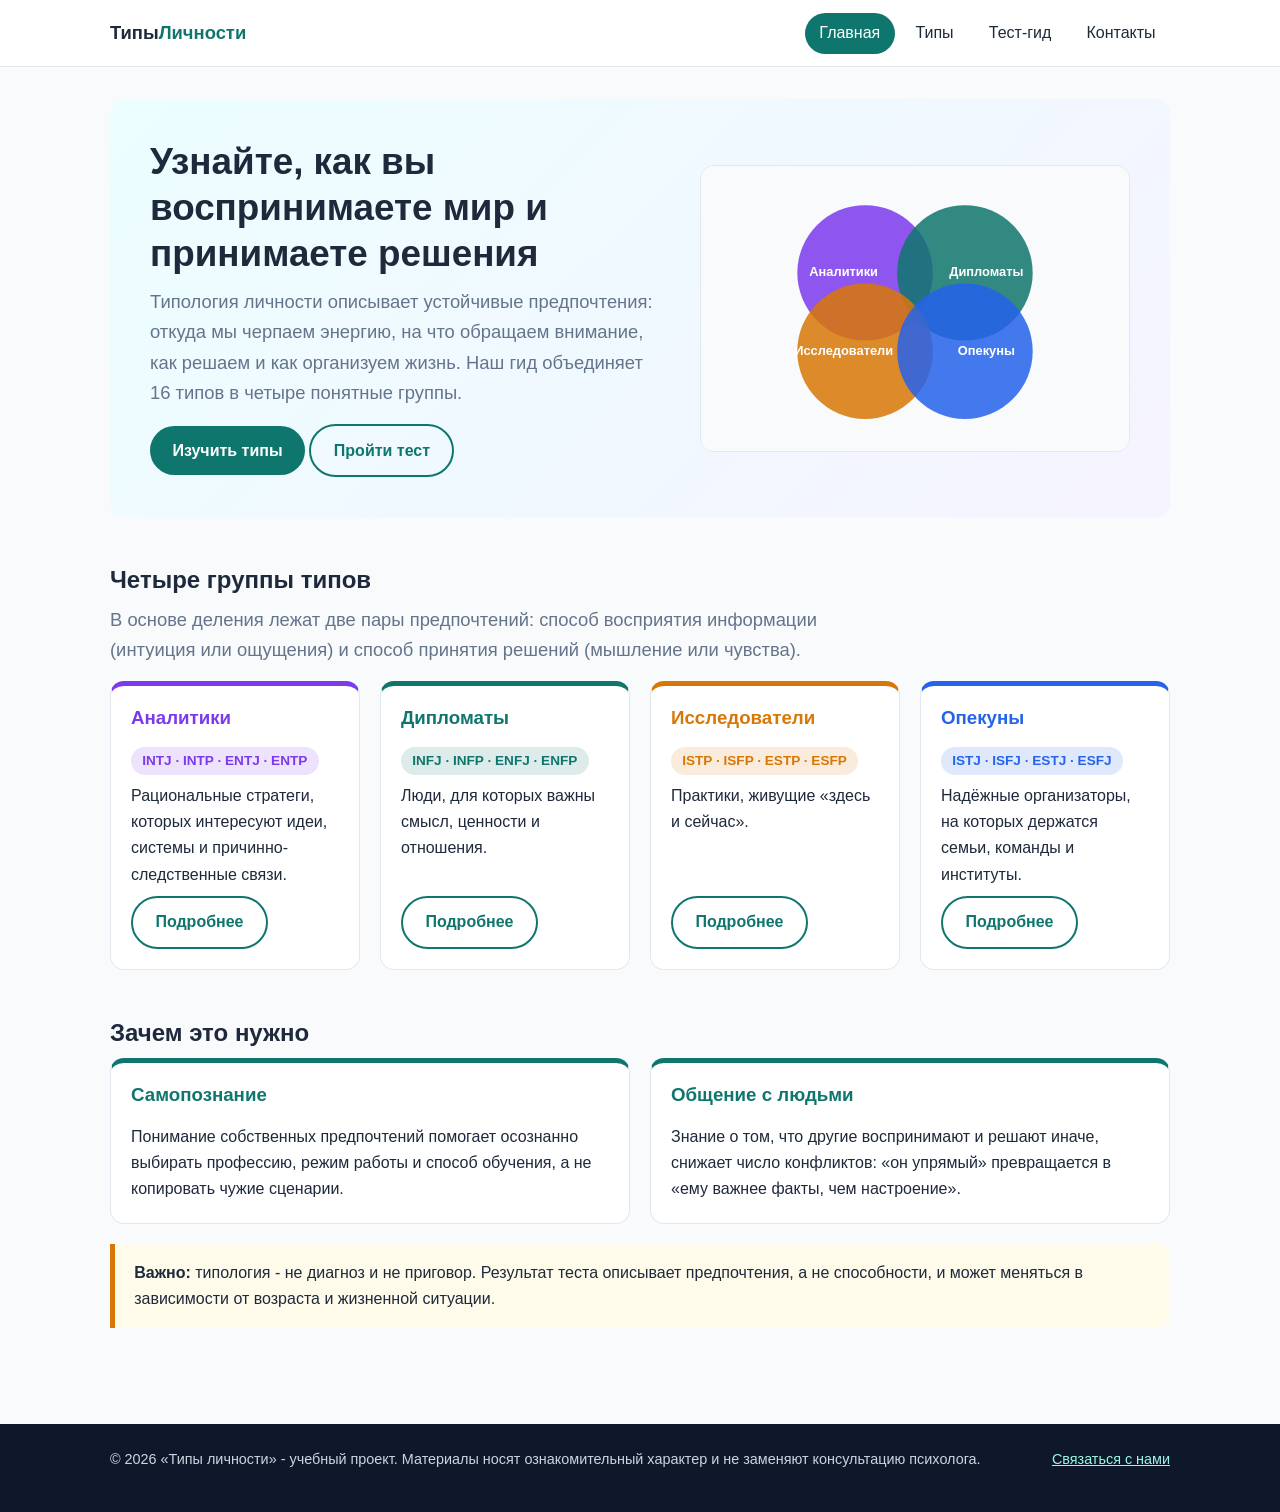
<file: index.html>
<!DOCTYPE html>
<html lang="ru">

<head>
  <meta charset="UTF-8">
  <meta name="viewport" content="width=device-width, initial-scale=1">
  <meta name="description"
    content="Учебный гид по четырём группам типов личности: Аналитики, Дипломаты, Исследователи, Опекуны.">
  <title>Главная - Типы личности</title>
  <link rel="stylesheet" href="style.css">
</head>

<body>
  <header class="site-header">
    <div class="header-inner">
      <a class="logo" href="index.html">Типы<span>Личности</span></a>
      <nav class="main-nav" aria-label="Основная навигация">
        <ul>
          <li><a href="index.html" class="active" aria-current="page">Главная</a></li>
          <li><a href="types.html">Типы</a></li>
          <li><a href="guide.html">Тест-гид</a></li>
          <li><a href="contacts.html">Контакты</a></li>
        </ul>
      </nav>
    </div>
  </header>
  <main>
    <section class="hero" aria-labelledby="h-hero">
      <div class="hero-text">
        <h1 id="h-hero">Узнайте, как вы воспринимаете мир и принимаете решения</h1>
        <p class="lead">Типология личности описывает устойчивые предпочтения: откуда мы черпаем энергию, на что обращаем
          внимание, как решаем и как организуем жизнь. Наш гид объединяет 16 типов в четыре понятные группы.</p>
        <a class="btn" href="types.html">Изучить типы</a>
        <a class="btn outline" href="guide.html#test">Пройти тест</a>
      </div>
      <img class="illustration" src="img/hero.svg" width="600" height="400"
        alt="Четыре цветных круга - четыре группы типов личности">
    </section>

    <section aria-labelledby="h-groups">
      <h2 id="h-groups">Четыре группы типов</h2>
      <p class="lead">В основе деления лежат две пары предпочтений: способ восприятия информации (интуиция или ощущения)
        и способ принятия решений (мышление или чувства).</p>
      <div class="grid-4">
        <article class="card analyst">
          <h3>Аналитики</h3>
          <p class="tag-list"><span class="tag">INTJ · INTP · ENTJ · ENTP</span></p>
          <p>Рациональные стратеги, которых интересуют идеи, системы и причинно-следственные связи.</p>
          <a class="btn outline" href="types.html#analyst">Подробнее</a>
        </article>
        <article class="card diplomat">
          <h3>Дипломаты</h3>
          <p class="tag-list"><span class="tag">INFJ · INFP · ENFJ · ENFP</span></p>
          <p>Люди, для которых важны смысл, ценности и отношения.</p>
          <a class="btn outline" href="types.html#diplomat">Подробнее</a>
        </article>
        <article class="card explorer">
          <h3>Исследователи</h3>
          <p class="tag-list"><span class="tag">ISTP · ISFP · ESTP · ESFP</span></p>
          <p>Практики, живущие «здесь и сейчас».</p>
          <a class="btn outline" href="types.html#explorer">Подробнее</a>
        </article>
        <article class="card guardian">
          <h3>Опекуны</h3>
          <p class="tag-list"><span class="tag">ISTJ · ISFJ · ESTJ · ESFJ</span></p>
          <p>Надёжные организаторы, на которых держатся семьи, команды и институты.</p>
          <a class="btn outline" href="types.html#guardian">Подробнее</a>
        </article>
      </div>
    </section>

    <section aria-labelledby="h-why">
      <h2 id="h-why">Зачем это нужно</h2>
      <div class="grid-2">
        <article class="card">
          <h3>Самопознание</h3>
          <p>Понимание собственных предпочтений помогает осознанно выбирать профессию, режим работы и способ обучения, а
            не копировать чужие сценарии.</p>
        </article>
        <article class="card">
          <h3>Общение с людьми</h3>
          <p>Знание о том, что другие воспринимают и решают иначе, снижает число конфликтов: «он упрямый» превращается в
            «ему важнее факты, чем настроение».</p>
        </article>
      </div>
      <p class="note" style="margin-top:1.25rem"><strong>Важно:</strong> типология - не диагноз и не приговор. Результат
        теста описывает предпочтения, а не способности, и может меняться в зависимости от возраста и жизненной ситуации.
      </p>
    </section>
  </main>
  <footer class="site-footer">
    <div class="footer-inner">
      <p>© 2026 «Типы личности» - учебный проект. Материалы носят ознакомительный характер и не заменяют консультацию
        психолога.</p>
      <p><a href="contacts.html">Связаться с нами</a></p>
    </div>
  </footer>

</body>

</html>
</file>
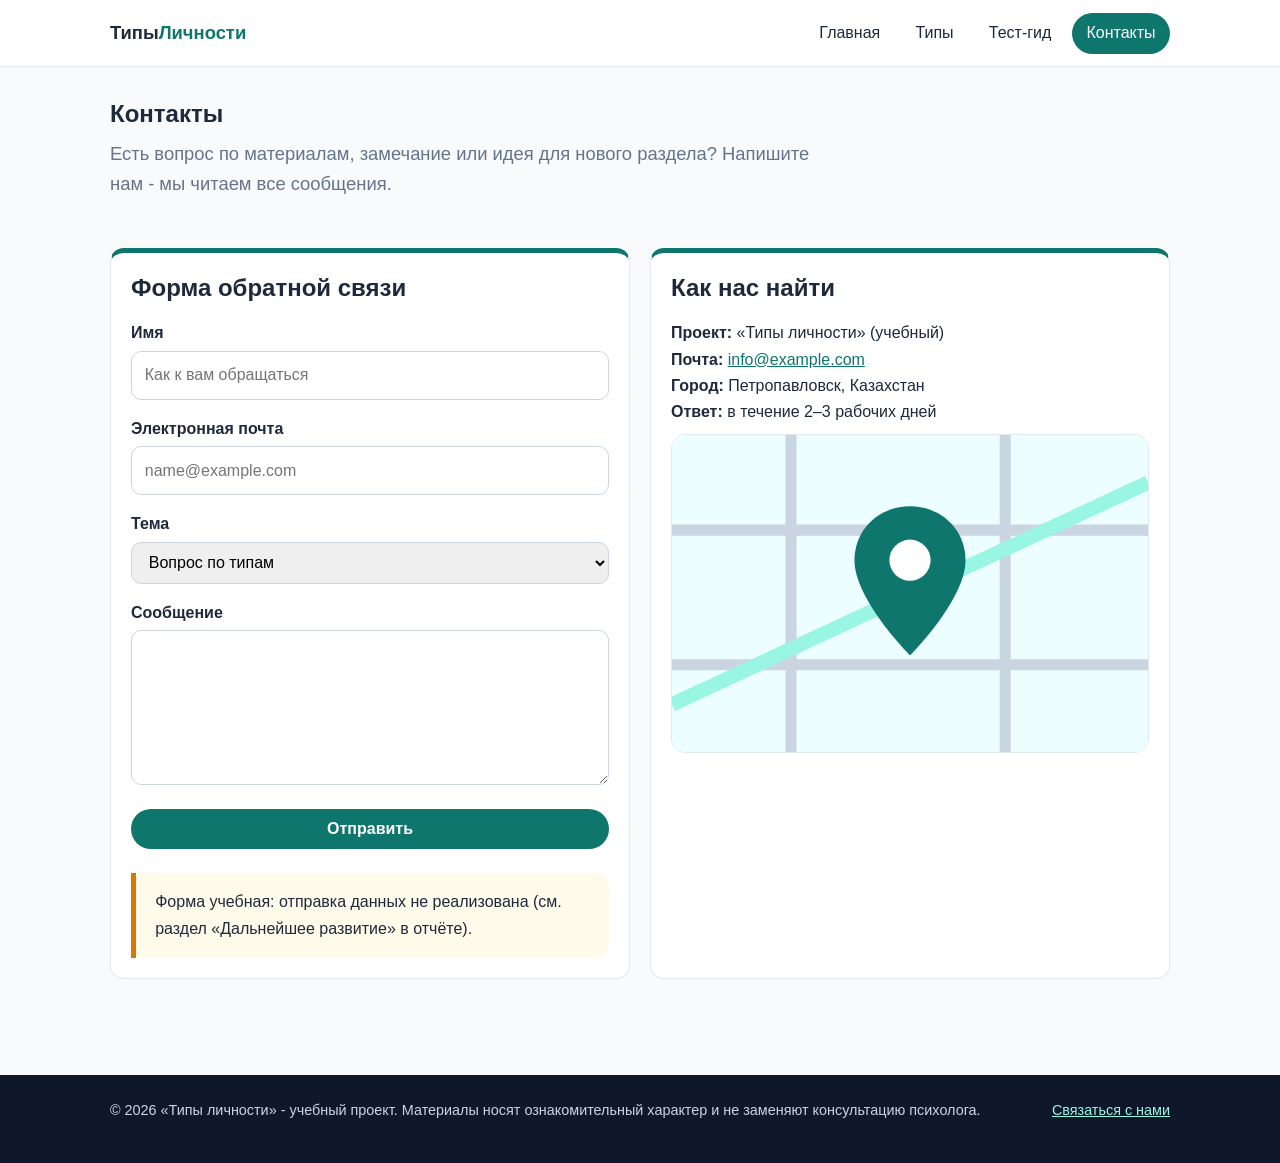
<file: contacts.html>
<!DOCTYPE html>
<html lang="ru">

<head>
  <meta charset="UTF-8">
  <meta name="viewport" content="width=device-width, initial-scale=1">
  <meta name="description"
    content="Учебный гид по четырём группам типов личности: Аналитики, Дипломаты, Исследователи, Опекуны.">
  <title>Контакты - Типы личности</title>
  <link rel="stylesheet" href="style.css">
</head>

<body>
  <header class="site-header">
    <div class="header-inner">
      <a class="logo" href="index.html">Типы<span>Личности</span></a>
      <nav class="main-nav" aria-label="Основная навигация">
        <ul>
          <li><a href="index.html">Главная</a></li>
          <li><a href="types.html">Типы</a></li>
          <li><a href="guide.html">Тест-гид</a></li>
          <li><a href="contacts.html" class="active" aria-current="page">Контакты</a></li>
        </ul>
      </nav>
    </div>
  </header>
  <main>
    <section aria-labelledby="h-contacts">
      <h1 id="h-contacts">Контакты</h1>
      <p class="lead">Есть вопрос по материалам, замечание или идея для нового раздела? Напишите нам - мы читаем все
        сообщения.</p>
    </section>
    <section class="grid-2" aria-label="Связь с нами">
      <article class="card">
        <h2>Форма обратной связи</h2>
        <form action="#" method="post" onsubmit="return false">
          <div><label for="name">Имя</label><input id="name" name="name" type="text" placeholder="Как к вам обращаться"
              required></div>
          <div><label for="email">Электронная почта</label><input id="email" name="email" type="email"
              placeholder="name@example.com" required></div>
          <div><label for="topic">Тема</label>
            <select id="topic" name="topic">
              <option>Вопрос по типам</option>
              <option>Ошибка на сайте</option>
              <option>Предложение</option>
            </select>
          </div>
          <div><label for="msg">Сообщение</label><textarea id="msg" name="msg" rows="5" required></textarea></div>
          <button class="btn" type="submit">Отправить</button>
        </form>
        <p class="note" style="margin-top:1rem">Форма учебная: отправка данных не реализована (см. раздел «Дальнейшее
          развитие» в отчёте).</p>
      </article>
      <article class="card">
        <h2>Как нас найти</h2>
        <address style="font-style:normal">
          <p><strong>Проект:</strong> «Типы личности» (учебный)</p>
          <p><strong>Почта:</strong> <a href="mailto:info@example.com">info@example.com</a></p>
          <p><strong>Город:</strong> Петропавловск, Казахстан</p>
          <p><strong>Ответ:</strong> в течение 2–3 рабочих дней</p>
        </address>
        <img class="illustration" src="img/contact.svg" width="600" height="400" alt="Схематичная карта с меткой"
          loading="lazy">
      </article>
    </section>
  </main>
  <footer class="site-footer">
    <div class="footer-inner">
      <p>© 2026 «Типы личности» - учебный проект. Материалы носят ознакомительный характер и не заменяют консультацию
        психолога.</p>
      <p><a href="contacts.html">Связаться с нами</a></p>
    </div>
  </footer>

</body>

</html>
</file>
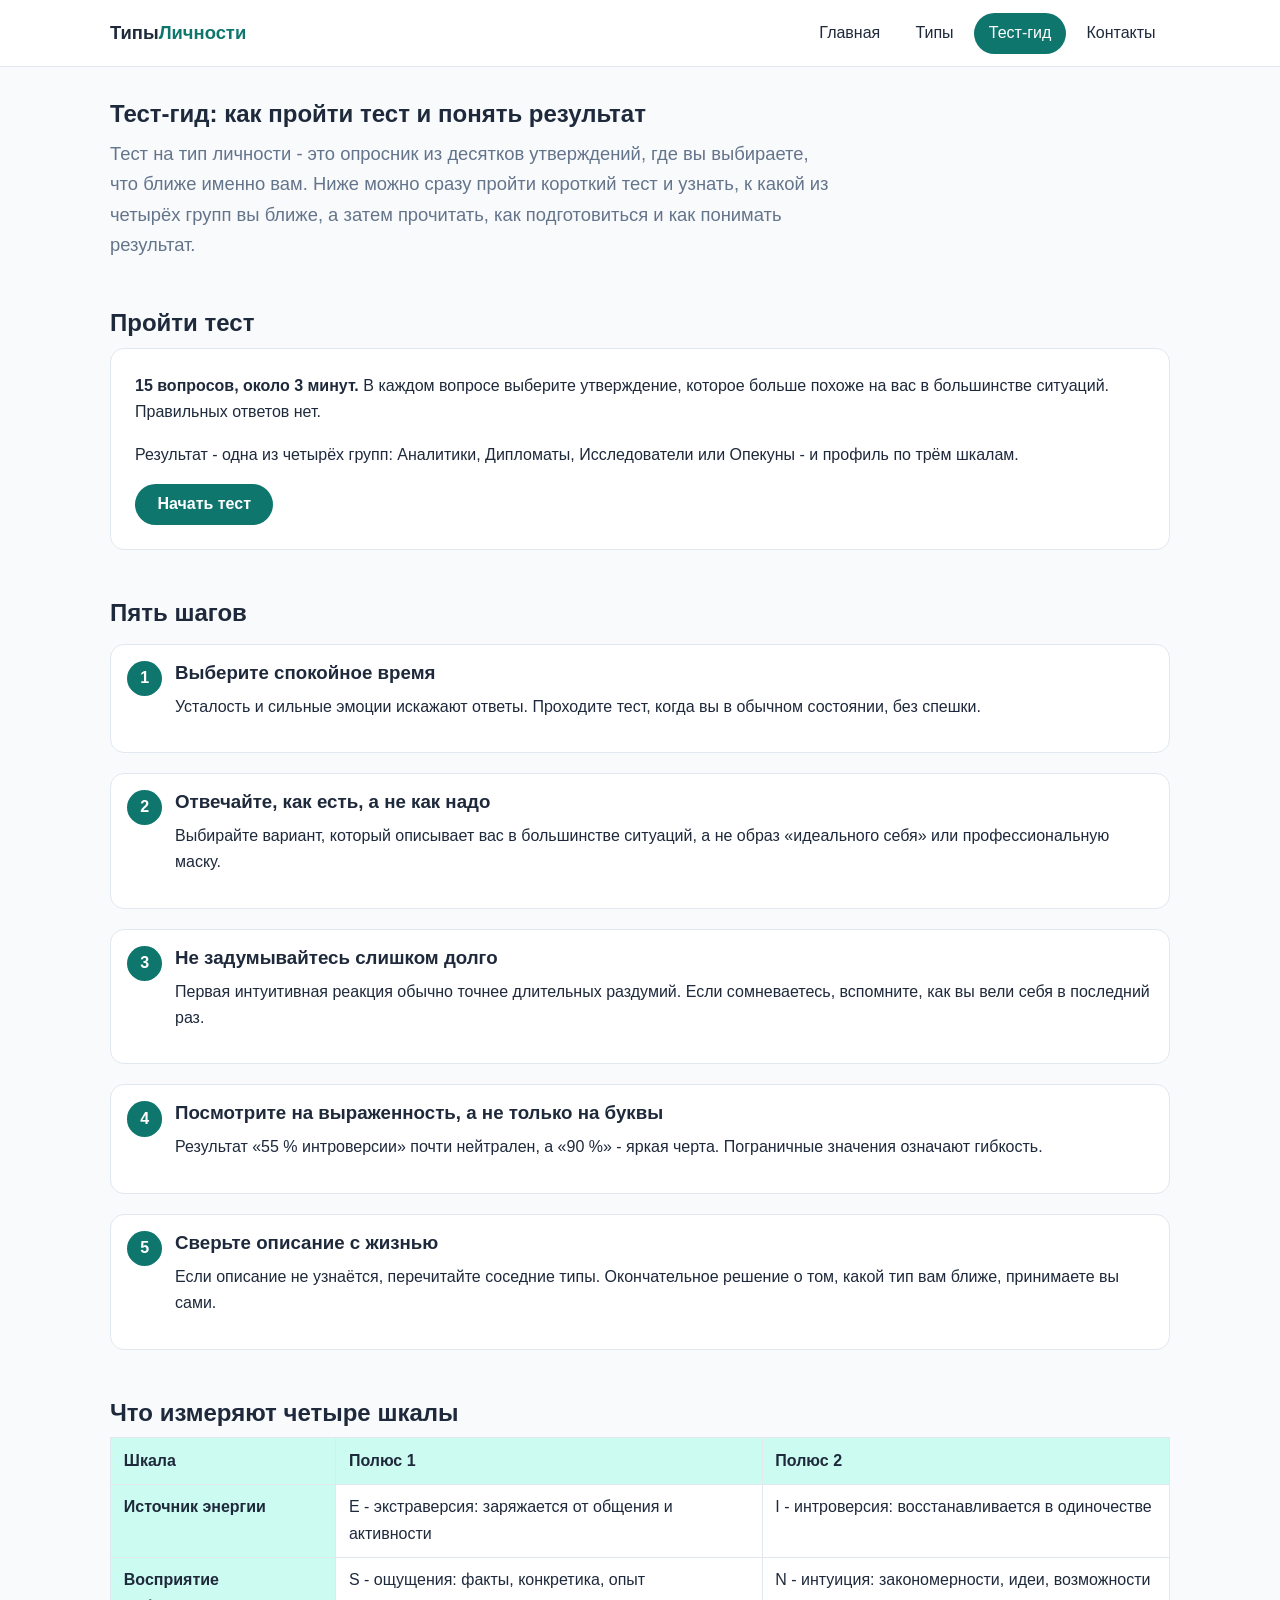
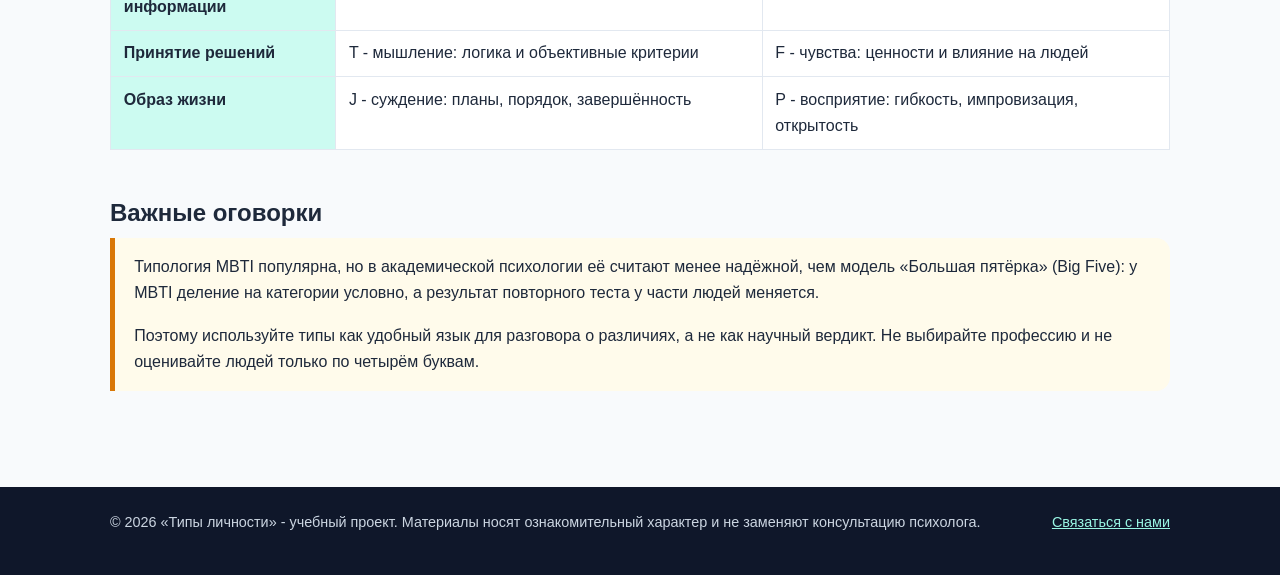
<file: guide.html>
<!DOCTYPE html>
<html lang="ru">

<head>
  <meta charset="UTF-8">
  <meta name="viewport" content="width=device-width, initial-scale=1">
  <meta name="description"
    content="Учебный гид по четырём группам типов личности: Аналитики, Дипломаты, Исследователи, Опекуны.">
  <title>Тест-гид - Типы личности</title>
  <link rel="stylesheet" href="style.css">
</head>

<body>
  <header class="site-header">
    <div class="header-inner">
      <a class="logo" href="index.html">Типы<span>Личности</span></a>
      <nav class="main-nav" aria-label="Основная навигация">
        <ul>
          <li><a href="index.html">Главная</a></li>
          <li><a href="types.html">Типы</a></li>
          <li><a href="guide.html" class="active" aria-current="page">Тест-гид</a></li>
          <li><a href="contacts.html">Контакты</a></li>
        </ul>
      </nav>
    </div>
  </header>
  <main>
    <section aria-labelledby="h-guide">
      <h1 id="h-guide">Тест-гид: как пройти тест и понять результат</h1>
      <p class="lead">Тест на тип личности - это опросник из десятков утверждений, где вы выбираете, что ближе именно
        вам. Ниже можно сразу пройти короткий тест и узнать, к какой из четырёх групп вы ближе, а затем прочитать, как
        подготовиться и как понимать результат.</p>
    </section>

    <section id="test" aria-labelledby="h-test">
      <h2 id="h-test">Пройти тест</h2>
      <div class="test-card" id="quiz">
        <div id="quiz-intro">
          <p><strong>15 вопросов, около 3 минут.</strong> В каждом вопросе выберите утверждение, которое больше похоже
            на вас в большинстве ситуаций. Правильных ответов нет.</p>
          <p>Результат - одна из четырёх групп: Аналитики, Дипломаты, Исследователи или Опекуны - и профиль по трём
            шкалам.</p>
          <button type="button" class="btn" id="quiz-start">Начать тест</button>
          <noscript>
            <p class="note">Для прохождения теста нужен включённый JavaScript.</p>
          </noscript>
        </div>
        <div id="quiz-run" hidden>
          <div class="progress" role="progressbar" aria-label="Прогресс теста" aria-valuemin="0" aria-valuemax="15"
            aria-valuenow="0"><span id="quiz-bar"></span></div>
          <p id="quiz-count" aria-live="polite">Вопрос 1 из 15</p>
          <h3 id="quiz-q">Выберите утверждение, которое ближе к вам</h3>
          <div class="choices" id="quiz-choices"></div>
          <button type="button" class="btn outline" id="quiz-back">Назад</button>
        </div>
        <div id="quiz-result" hidden aria-live="polite"></div>
      </div>
    </section>

    <section aria-labelledby="h-steps">
      <h2 id="h-steps">Пять шагов</h2>
      <ol class="steps">
        <li>
          <h3>Выберите спокойное время</h3>
          <p>Усталость и сильные эмоции искажают ответы. Проходите тест, когда вы в обычном состоянии, без спешки.</p>
        </li>
        <li>
          <h3>Отвечайте, как есть, а не как надо</h3>
          <p>Выбирайте вариант, который описывает вас в большинстве ситуаций, а не образ «идеального себя» или
            профессиональную маску.</p>
        </li>
        <li>
          <h3>Не задумывайтесь слишком долго</h3>
          <p>Первая интуитивная реакция обычно точнее длительных раздумий. Если сомневаетесь, вспомните, как вы вели
            себя в последний раз.</p>
        </li>
        <li>
          <h3>Посмотрите на выраженность, а не только на буквы</h3>
          <p>Результат «55 % интроверсии» почти нейтрален, а «90 %» - яркая черта. Пограничные значения означают
            гибкость.</p>
        </li>
        <li>
          <h3>Сверьте описание с жизнью</h3>
          <p>Если описание не узнаётся, перечитайте соседние типы. Окончательное решение о том, какой тип вам ближе,
            принимаете вы сами.</p>
        </li>
      </ol>
    </section>

    <section aria-labelledby="h-axes">
      <h2 id="h-axes">Что измеряют четыре шкалы</h2>
      <div class="table-wrap">
        <table>
          <thead>
            <tr>
              <th scope="col">Шкала</th>
              <th scope="col">Полюс 1</th>
              <th scope="col">Полюс 2</th>
            </tr>
          </thead>
          <tbody>
            <tr>
              <th scope="row">Источник энергии</th>
              <td>E - экстраверсия: заряжается от общения и активности</td>
              <td>I - интроверсия: восстанавливается в одиночестве</td>
            </tr>
            <tr>
              <th scope="row">Восприятие информации</th>
              <td>S - ощущения: факты, конкретика, опыт</td>
              <td>N - интуиция: закономерности, идеи, возможности</td>
            </tr>
            <tr>
              <th scope="row">Принятие решений</th>
              <td>T - мышление: логика и объективные критерии</td>
              <td>F - чувства: ценности и влияние на людей</td>
            </tr>
            <tr>
              <th scope="row">Образ жизни</th>
              <td>J - суждение: планы, порядок, завершённость</td>
              <td>P - восприятие: гибкость, импровизация, открытость</td>
            </tr>
          </tbody>
        </table>
      </div>
    </section>

    <section aria-labelledby="h-crit">
      <h2 id="h-crit">Важные оговорки</h2>
      <div class="note">
        <p>Типология MBTI популярна, но в академической психологии её считают менее надёжной, чем модель «Большая
          пятёрка» (Big Five): у MBTI деление на категории условно, а результат повторного теста у части людей меняется.
        </p>
        <p style="margin:0">Поэтому используйте типы как удобный язык для разговора о различиях, а не как научный
          вердикт. Не выбирайте профессию и не оценивайте людей только по четырём буквам.</p>
      </div>
    </section>
  </main>
  <footer class="site-footer">
    <div class="footer-inner">
      <p>© 2026 «Типы личности» - учебный проект. Материалы носят ознакомительный характер и не заменяют консультацию
        психолога.</p>
      <p><a href="contacts.html">Связаться с нами</a></p>
    </div>
  </footer>
  <script src="script.js" defer></script>
</body>

</html>
</file>
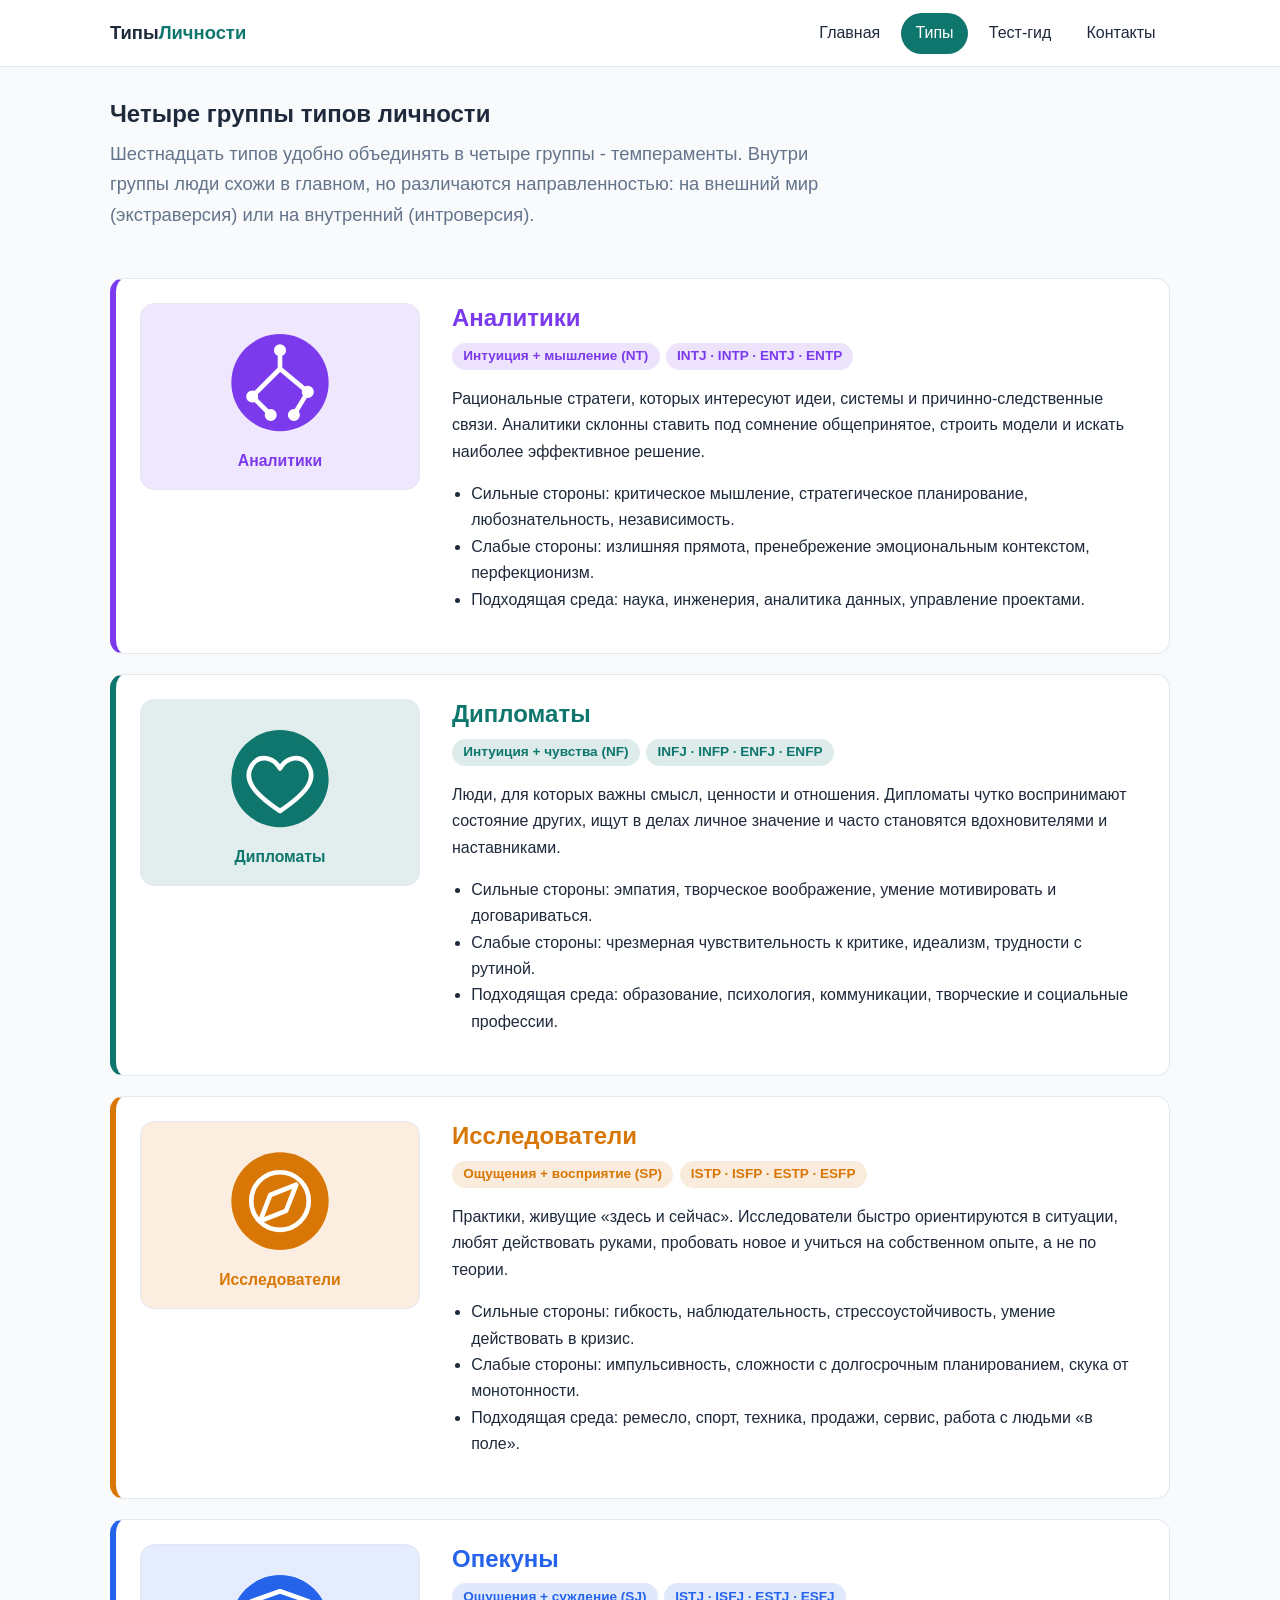
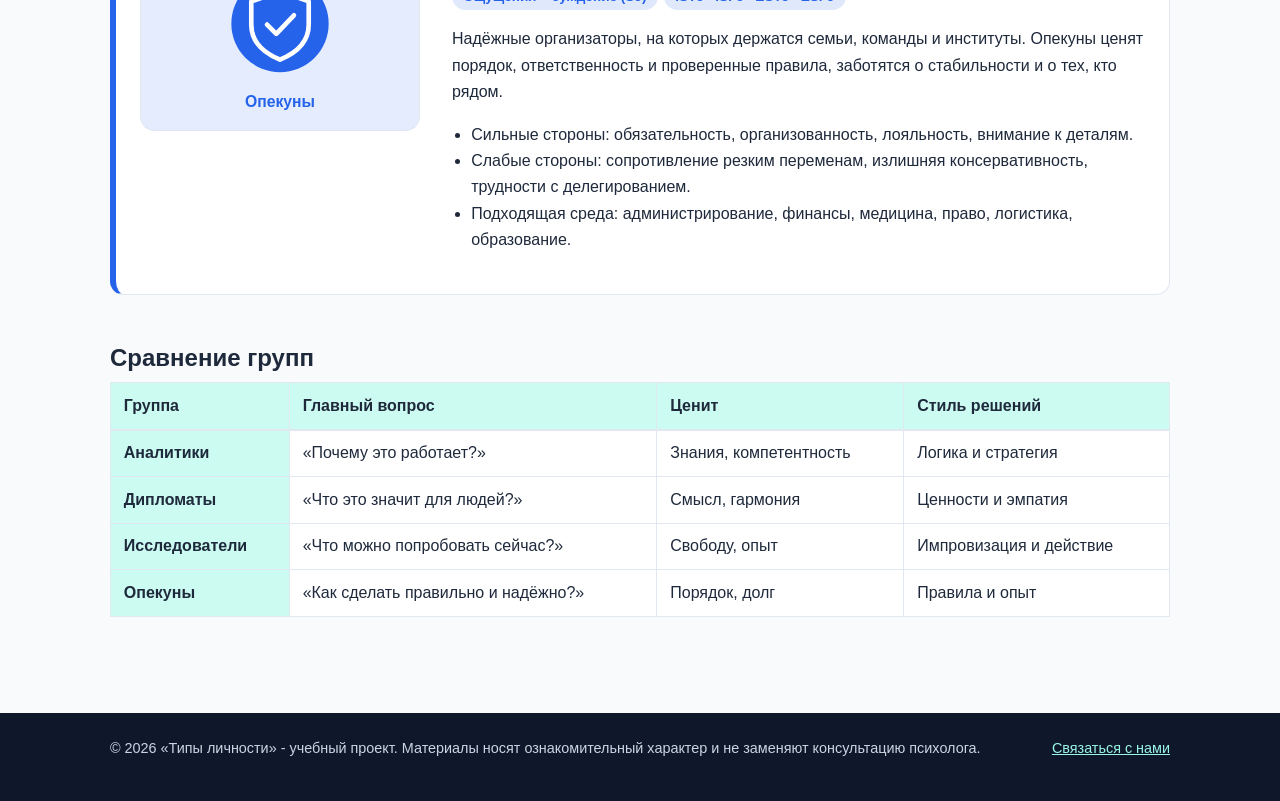
<file: types.html>
<!DOCTYPE html>
<html lang="ru">

<head>
  <meta charset="UTF-8">
  <meta name="viewport" content="width=device-width, initial-scale=1">
  <meta name="description"
    content="Учебный гид по четырём группам типов личности: Аналитики, Дипломаты, Исследователи, Опекуны.">
  <title>Типы - Типы личности</title>
  <link rel="stylesheet" href="style.css">
</head>

<body>
  <header class="site-header">
    <div class="header-inner">
      <a class="logo" href="index.html">Типы<span>Личности</span></a>
      <nav class="main-nav" aria-label="Основная навигация">
        <ul>
          <li><a href="index.html">Главная</a></li>
          <li><a href="types.html" class="active" aria-current="page">Типы</a></li>
          <li><a href="guide.html">Тест-гид</a></li>
          <li><a href="contacts.html">Контакты</a></li>
        </ul>
      </nav>
    </div>
  </header>
  <main>
    <section aria-labelledby="h-types">
      <h1 id="h-types">Четыре группы типов личности</h1>
      <p class="lead">Шестнадцать типов удобно объединять в четыре группы - темпераменты. Внутри группы люди схожи в
        главном, но различаются направленностью: на внешний мир (экстраверсия) или на внутренний (интроверсия).</p>
    </section>
    <section aria-label="Описание групп">
      <article class="type-block analyst" id="analyst">
        <img class="illustration" src="img/analyst.svg" width="600" height="400" alt="Иллюстрация группы «Аналитики»"
          loading="lazy">
        <div>
          <h2>Аналитики</h2>
          <p class="tag-list"><span class="tag">Интуиция + мышление (NT)</span><span class="tag">INTJ · INTP · ENTJ ·
              ENTP</span></p>
          <p>Рациональные стратеги, которых интересуют идеи, системы и причинно-следственные связи. Аналитики склонны
            ставить под сомнение общепринятое, строить модели и искать наиболее эффективное решение.</p>
          <ul>
            <li>Сильные стороны: критическое мышление, стратегическое планирование, любознательность, независимость.
            </li>
            <li>Слабые стороны: излишняя прямота, пренебрежение эмоциональным контекстом, перфекционизм.</li>
            <li>Подходящая среда: наука, инженерия, аналитика данных, управление проектами.</li>
          </ul>
        </div>
      </article>
      <article class="type-block diplomat" id="diplomat">
        <img class="illustration" src="img/diplomat.svg" width="600" height="400" alt="Иллюстрация группы «Дипломаты»"
          loading="lazy">
        <div>
          <h2>Дипломаты</h2>
          <p class="tag-list"><span class="tag">Интуиция + чувства (NF)</span><span class="tag">INFJ · INFP · ENFJ ·
              ENFP</span></p>
          <p>Люди, для которых важны смысл, ценности и отношения. Дипломаты чутко воспринимают состояние других, ищут в
            делах личное значение и часто становятся вдохновителями и наставниками.</p>
          <ul>
            <li>Сильные стороны: эмпатия, творческое воображение, умение мотивировать и договариваться.</li>
            <li>Слабые стороны: чрезмерная чувствительность к критике, идеализм, трудности с рутиной.</li>
            <li>Подходящая среда: образование, психология, коммуникации, творческие и социальные профессии.</li>
          </ul>
        </div>
      </article>
      <article class="type-block explorer" id="explorer">
        <img class="illustration" src="img/explorer.svg" width="600" height="400"
          alt="Иллюстрация группы «Исследователи»" loading="lazy">
        <div>
          <h2>Исследователи</h2>
          <p class="tag-list"><span class="tag">Ощущения + восприятие (SP)</span><span class="tag">ISTP · ISFP · ESTP ·
              ESFP</span></p>
          <p>Практики, живущие «здесь и сейчас». Исследователи быстро ориентируются в ситуации, любят действовать
            руками, пробовать новое и учиться на собственном опыте, а не по теории.</p>
          <ul>
            <li>Сильные стороны: гибкость, наблюдательность, стрессоустойчивость, умение действовать в кризис.</li>
            <li>Слабые стороны: импульсивность, сложности с долгосрочным планированием, скука от монотонности.</li>
            <li>Подходящая среда: ремесло, спорт, техника, продажи, сервис, работа с людьми «в поле».</li>
          </ul>
        </div>
      </article>
      <article class="type-block guardian" id="guardian">
        <img class="illustration" src="img/guardian.svg" width="600" height="400" alt="Иллюстрация группы «Опекуны»"
          loading="lazy">
        <div>
          <h2>Опекуны</h2>
          <p class="tag-list"><span class="tag">Ощущения + суждение (SJ)</span><span class="tag">ISTJ · ISFJ · ESTJ ·
              ESFJ</span></p>
          <p>Надёжные организаторы, на которых держатся семьи, команды и институты. Опекуны ценят порядок,
            ответственность и проверенные правила, заботятся о стабильности и о тех, кто рядом.</p>
          <ul>
            <li>Сильные стороны: обязательность, организованность, лояльность, внимание к деталям.</li>
            <li>Слабые стороны: сопротивление резким переменам, излишняя консервативность, трудности с делегированием.
            </li>
            <li>Подходящая среда: администрирование, финансы, медицина, право, логистика, образование.</li>
          </ul>
        </div>
      </article>
    </section>
    <section aria-labelledby="h-cmp">
      <h2 id="h-cmp">Сравнение групп</h2>
      <div class="table-wrap">
        <table>
          <caption class="sr-only">Сравнение четырёх групп типов личности</caption>
          <thead>
            <tr>
              <th scope="col">Группа</th>
              <th scope="col">Главный вопрос</th>
              <th scope="col">Ценит</th>
              <th scope="col">Стиль решений</th>
            </tr>
          </thead>
          <tbody>
            <tr>
              <th scope="row">Аналитики</th>
              <td>«Почему это работает?»</td>
              <td>Знания, компетентность</td>
              <td>Логика и стратегия</td>
            </tr>
            <tr>
              <th scope="row">Дипломаты</th>
              <td>«Что это значит для людей?»</td>
              <td>Смысл, гармония</td>
              <td>Ценности и эмпатия</td>
            </tr>
            <tr>
              <th scope="row">Исследователи</th>
              <td>«Что можно попробовать сейчас?»</td>
              <td>Свободу, опыт</td>
              <td>Импровизация и действие</td>
            </tr>
            <tr>
              <th scope="row">Опекуны</th>
              <td>«Как сделать правильно и надёжно?»</td>
              <td>Порядок, долг</td>
              <td>Правила и опыт</td>
            </tr>
          </tbody>
        </table>
      </div>
    </section>
  </main>
  <footer class="site-footer">
    <div class="footer-inner">
      <p>© 2026 «Типы личности» - учебный проект. Материалы носят ознакомительный характер и не заменяют консультацию
        психолога.</p>
      <p><a href="contacts.html">Связаться с нами</a></p>
    </div>
  </footer>

</body>

</html>
</file>
<file: style.css>
/* ===== Переменные ===== */
:root {
  --c-analyst: #7c3aed;
  --c-diplomat: #0f766e;
  --c-explorer: #d97706;
  --c-guardian: #2563eb;
  --bg: #f8fafc;
  --surface: #ffffff;
  --text: #1e293b;
  --muted: #64748b;
  --line: #e2e8f0;
  --accent: #0f766e;
  --radius: 14px;
  --gap: 1.25rem;
  --font: "Segoe UI", Roboto, Arial, sans-serif;
}

/* ===== База ===== */
* { box-sizing: border-box; }
html { scroll-behavior: smooth; }
body {
  margin: 0;
  font-family: var(--font);
  line-height: 1.65;
  color: var(--text);
  background: var(--bg);
  display: flex;
  flex-direction: column;
  min-height: 100vh;
}
img { max-width: 100%; height: auto; display: block; }
a { color: var(--accent); }
h1, h2, h3 { line-height: 1.25; margin: 0 0 .6rem; }
p { margin: 0 0 1rem; }

/* ===== Шапка и навигация (Flexbox) ===== */
.site-header {
  background: var(--surface);
  border-bottom: 1px solid var(--line);
  position: sticky;
  top: 0;
  z-index: 10;
}
.header-inner {
  max-width: 1100px;
  margin: 0 auto;
  padding: .8rem 1.25rem;
  display: flex;
  align-items: center;
  justify-content: space-between;
  gap: 1rem;
  flex-wrap: wrap;
}
.logo { font-weight: 700; font-size: 1.15rem; text-decoration: none; color: var(--text); }
.logo span { color: var(--accent); }
.main-nav ul { list-style: none; margin: 0; padding: 0; display: flex; gap: .4rem; flex-wrap: wrap; }
.main-nav a {
  display: block;
  padding: .45rem .9rem;
  border-radius: 999px;
  text-decoration: none;
  color: var(--text);
  font-weight: 500;
}
.main-nav a:hover { background: var(--line); }
.main-nav a.active { background: var(--accent); color: #fff; }

/* ===== Каркас ===== */
main { flex: 1; width: 100%; max-width: 1100px; margin: 0 auto; padding: 2rem 1.25rem 3rem; }
section { margin-bottom: 3rem; }
.lead { font-size: 1.15rem; color: var(--muted); max-width: 720px; }

/* ===== Hero ===== */
.hero {
  display: flex;
  align-items: center;
  gap: 2.5rem;
  background: linear-gradient(135deg, #ecfeff, #f5f3ff);
  border-radius: var(--radius);
  padding: 2.5rem;
}
.hero-text { flex: 1 1 380px; }
.hero h1 { font-size: 2.3rem; }
.hero .placeholder { flex: 1 1 300px; }

/* ===== Плейсхолдеры картинок ===== */
.placeholder {
  background: repeating-linear-gradient(45deg, #e2e8f0, #e2e8f0 12px, #edf2f7 12px, #edf2f7 24px);
  border: 2px dashed #94a3b8;
  border-radius: var(--radius);
  min-height: 200px;
  display: flex;
  align-items: center;
  justify-content: center;
  text-align: center;
  color: var(--muted);
  font-size: .9rem;
  padding: 1rem;
}
.placeholder.small { min-height: 120px; }

/* ===== Кнопки ===== */
.btn {
  display: inline-block;
  background: var(--accent);
  color: #fff;
  padding: .7rem 1.4rem;
  border-radius: 999px;
  text-decoration: none;
  font-weight: 600;
  border: 0;
  cursor: pointer;
  font-size: 1rem;
}
.btn:hover { filter: brightness(1.1); }
.btn.outline { background: transparent; color: var(--accent); border: 2px solid var(--accent); }

/* ===== Сетка карточек (Grid) ===== */
.grid-4 {
  display: grid;
  grid-template-columns: repeat(4, 1fr);
  gap: var(--gap);
}
.grid-2 {
  display: grid;
  grid-template-columns: repeat(2, 1fr);
  gap: var(--gap);
}
.card {
  background: var(--surface);
  border: 1px solid var(--line);
  border-top: 5px solid var(--card-color, var(--accent));
  border-radius: var(--radius);
  padding: 1.25rem;
  display: flex;
  flex-direction: column;
  gap: .5rem;
}
.card h3 { color: var(--card-color, var(--accent)); }
.card p { margin: 0; }
.card .btn { margin-top: auto; align-self: flex-start; }
.analyst  { --card-color: var(--c-analyst); }
.diplomat { --card-color: var(--c-diplomat); }
.explorer { --card-color: var(--c-explorer); }
.guardian { --card-color: var(--c-guardian); }

/* ===== Страница «Типы» ===== */
.type-block {
  display: grid;
  grid-template-columns: 280px 1fr;
  gap: 2rem;
  background: var(--surface);
  border: 1px solid var(--line);
  border-left: 6px solid var(--card-color);
  border-radius: var(--radius);
  padding: 1.5rem;
  margin-bottom: var(--gap);
}
.type-block h2 { color: var(--card-color); }
.type-block ul { margin: 0 0 1rem; padding-left: 1.2rem; }
.tag-list { display: flex; flex-wrap: wrap; gap: .4rem; margin-bottom: 1rem; }
.tag {
  background: color-mix(in srgb, var(--card-color) 14%, white);
  color: var(--card-color);
  padding: .15rem .7rem;
  border-radius: 999px;
  font-size: .85rem;
  font-weight: 600;
}

/* ===== Таблица и шаги ===== */
.table-wrap { overflow-x: auto; }
table { border-collapse: collapse; width: 100%; background: var(--surface); }
th, td { border: 1px solid var(--line); padding: .6rem .8rem; text-align: left; vertical-align: top; }
th { background: #ccfbf1; }
.steps { counter-reset: step; list-style: none; padding: 0; display: grid; gap: var(--gap); }
.steps li {
  counter-increment: step;
  background: var(--surface);
  border: 1px solid var(--line);
  border-radius: var(--radius);
  padding: 1rem 1rem 1rem 4rem;
  position: relative;
}
.steps li::before {
  content: counter(step);
  position: absolute;
  left: 1rem; top: 1rem;
  width: 2.2rem; height: 2.2rem;
  border-radius: 50%;
  background: var(--accent);
  color: #fff;
  display: flex; align-items: center; justify-content: center;
  font-weight: 700;
}
.note {
  background: #fffbeb;
  border-left: 5px solid var(--c-explorer);
  padding: 1rem 1.2rem;
  border-radius: 0 var(--radius) var(--radius) 0;
}

/* ===== Форма ===== */
form { display: grid; gap: 1rem; max-width: 560px; }
label { font-weight: 600; display: block; margin-bottom: .25rem; }
input, textarea, select {
  width: 100%;
  padding: .65rem .8rem;
  border: 1px solid #cbd5e1;
  border-radius: 10px;
  font: inherit;
}
input:focus, textarea:focus, select:focus { outline: 3px solid #99f6e4; border-color: var(--accent); }

/* ===== Подвал ===== */
.site-footer { background: #0f172a; color: #cbd5e1; }
.footer-inner {
  max-width: 1100px;
  margin: 0 auto;
  padding: 1.5rem 1.25rem;
  display: flex;
  justify-content: space-between;
  gap: 1rem;
  flex-wrap: wrap;
  font-size: .9rem;
}
.site-footer a { color: #99f6e4; }

/* ===== Адаптивность ===== */
@media (max-width: 900px) {
  .grid-4 { grid-template-columns: repeat(2, 1fr); }
  .type-block { grid-template-columns: 1fr; }
}
@media (max-width: 600px) {
  .grid-4, .grid-2 { grid-template-columns: 1fr; }
  .hero { padding: 1.5rem; flex-direction: column; }
  .hero h1 { font-size: 1.8rem; }
  .header-inner { flex-direction: column; align-items: flex-start; }
  .main-nav ul { width: 100%; }
  .main-nav a { padding: .4rem .7rem; font-size: .95rem; }
  main { padding-top: 1.25rem; }
}

/* Якоря не прячутся под закреплённой шапкой */
.type-block { scroll-margin-top: 5.5rem; }

/* Иллюстрации (SVG-плейсхолдеры) и скрытый текст для скринридеров */
.illustration { width: 100%; height: auto; border-radius: var(--radius); border: 1px solid var(--line); background: #fff; }
.sr-only { position: absolute; left: -9999px; width: 1px; height: 1px; overflow: hidden; }

/* Иллюстрация в hero: участвует в flex-раскладке и не раздувает страницу */
.hero > .illustration { flex: 1 1 300px; min-width: 0; width: auto; max-width: 100%; }

/* ===== Интерактивный тест ===== */
#test { scroll-margin-top: 5.5rem; }
.test-card { background: var(--surface); border: 1px solid var(--line); border-radius: var(--radius); padding: 1.5rem; }
.progress { height: 10px; background: var(--line); border-radius: 999px; overflow: hidden; margin-bottom: .6rem; }
.progress > span { display: block; height: 100%; width: 0; background: var(--accent); transition: width .25s; }
#quiz-count { color: var(--muted); margin-bottom: .5rem; }
#quiz-q { outline: none; }
.choices { display: grid; grid-template-columns: repeat(2, 1fr); gap: var(--gap); margin: 1rem 0; }
.choice {
  font: inherit; text-align: left; cursor: pointer; color: var(--text);
  background: var(--bg); border: 2px solid var(--line); border-radius: var(--radius);
  padding: 1.1rem 1.2rem; min-height: 96px; line-height: 1.5;
}
.choice:hover, .choice:focus-visible { border-color: var(--accent); background: #f0fdfa; outline: none; }
.btn:disabled { opacity: .4; cursor: default; }
.result { border-left: 6px solid var(--card-color); padding-left: 1.2rem; }
.result h3 { font-size: 1.6rem; color: var(--card-color); }
.bars { display: grid; gap: 1rem; margin: 1.2rem 0; }
.bar { display: flex; height: 30px; border-radius: 8px; overflow: hidden; background: var(--line); }
.bar span { display: flex; align-items: center; justify-content: center; color: #fff; font-size: .85rem; font-weight: 700; }
.bar .dom { background: var(--card-color); }
.bar .sub { background: #94a3b8; }
.bar-legend { display: flex; justify-content: space-between; font-size: .85rem; color: var(--muted); margin-top: .2rem; gap: .5rem; }
.bar-label em { color: var(--muted); font-weight: 400; }
@media (max-width: 600px) { .choices { grid-template-columns: 1fr; } .test-card { padding: 1rem; } }
</file>
